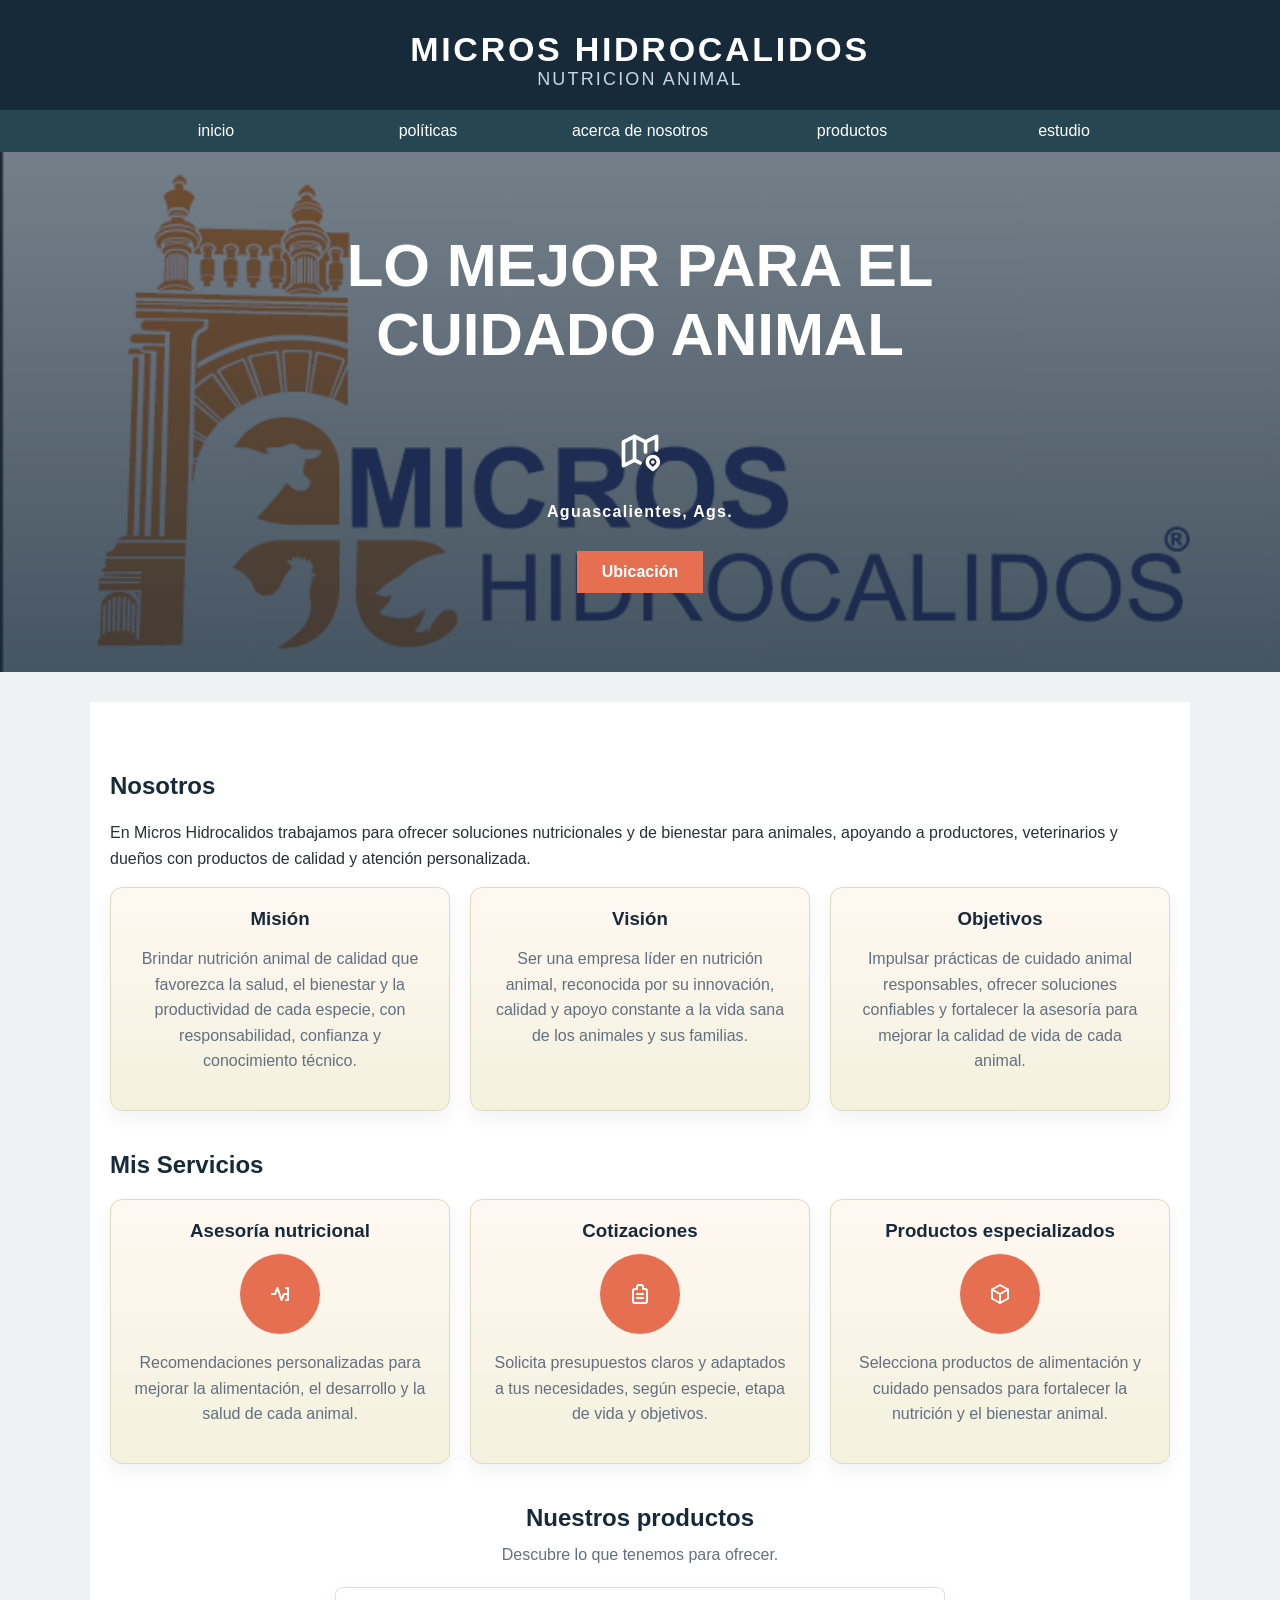
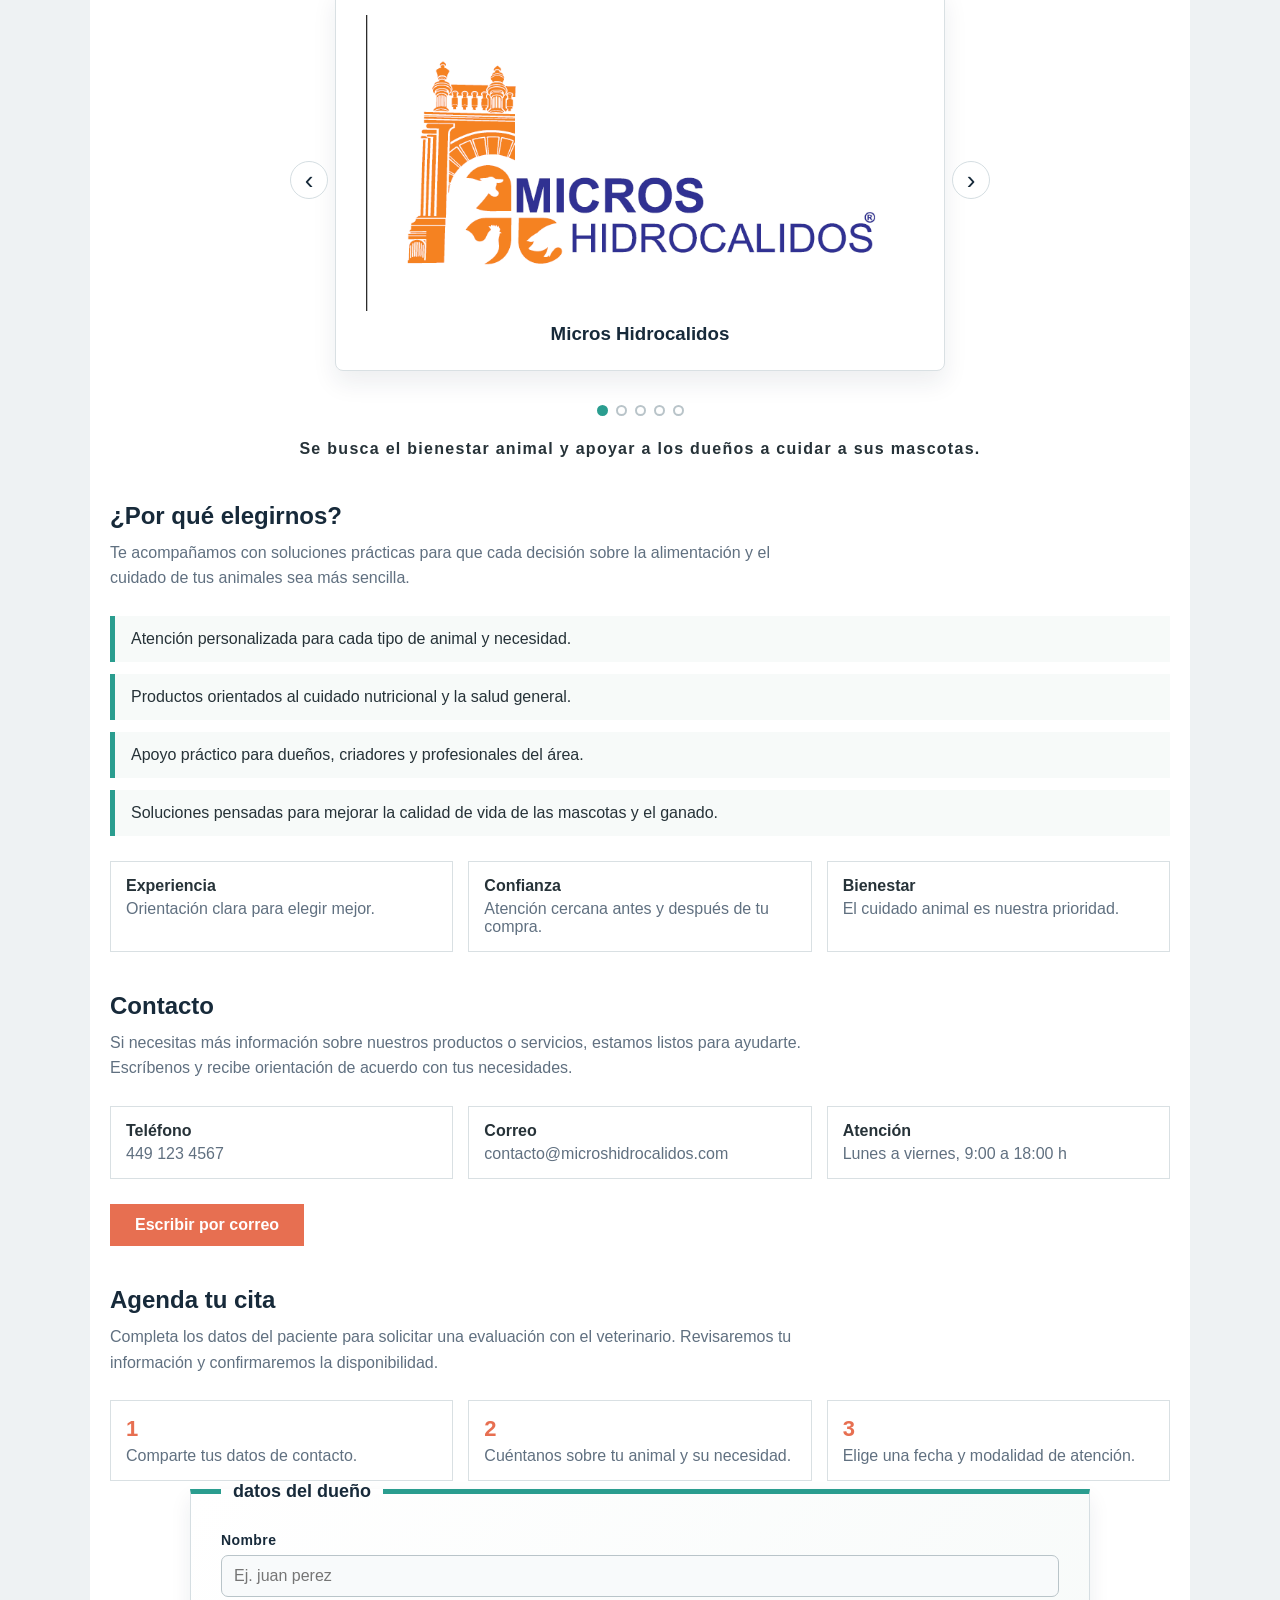
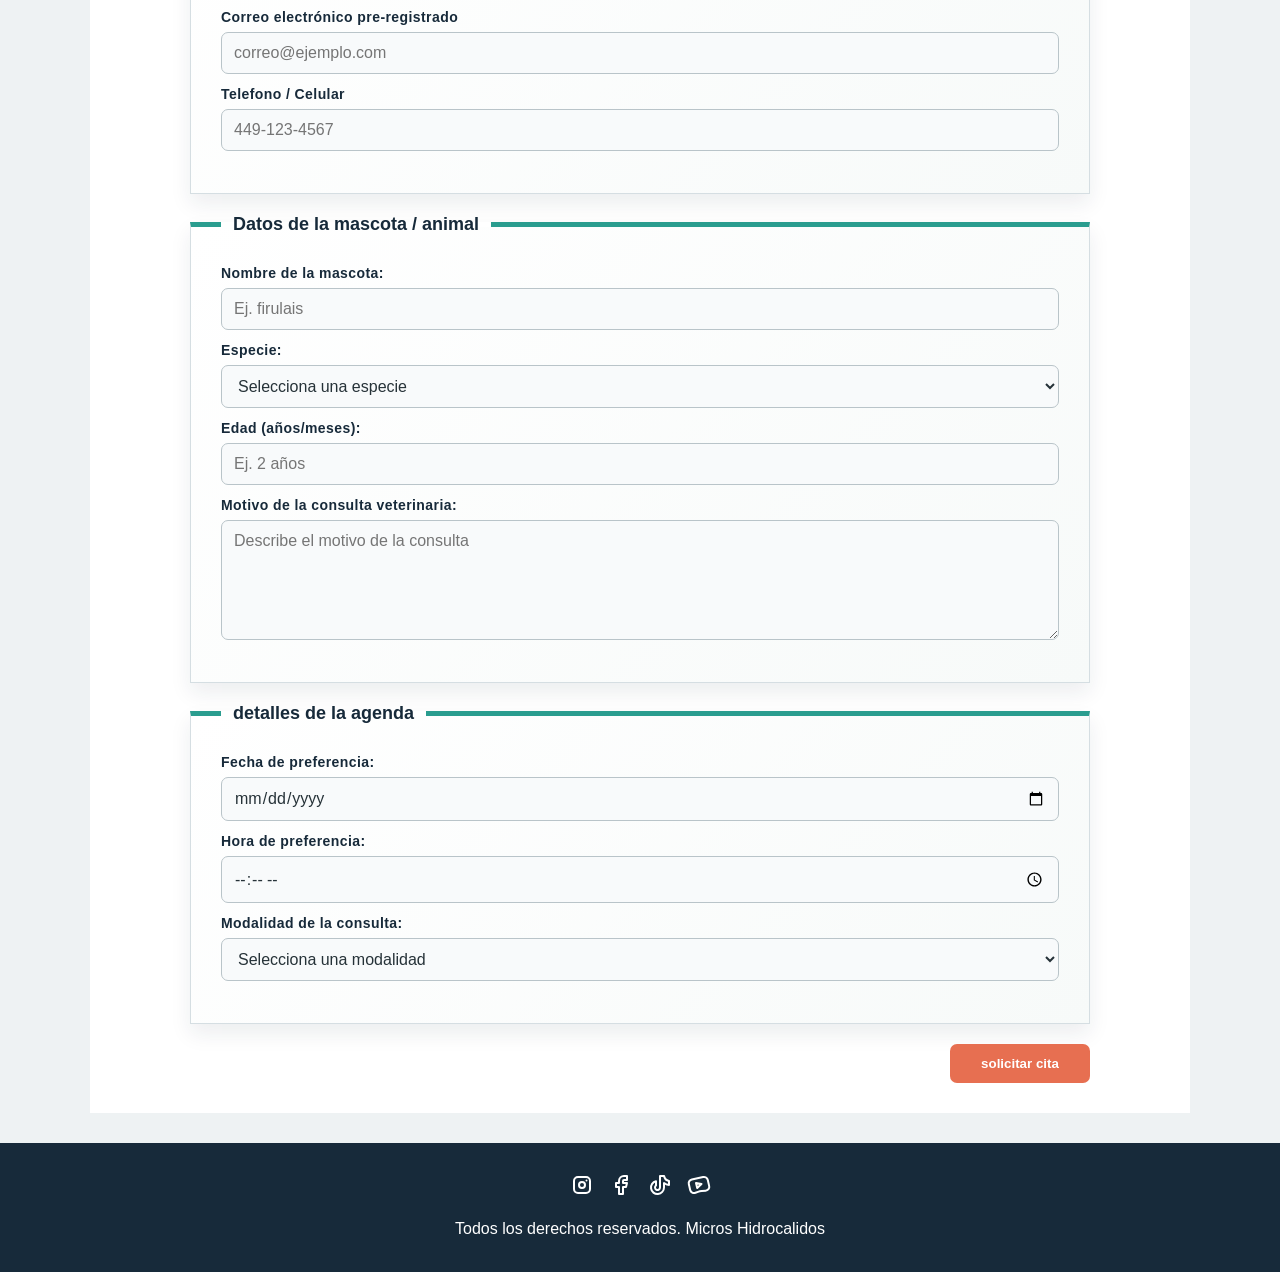
<file: DISEÑO WEB/index.html>
<!DOCTYPE html>
<html lang="es">
<head>
    <!-- Configuración básica de la página y enlace con la hoja de estilos. -->
    <meta charset="UTF-8">
    <meta name="viewport" content="width=device-width, initial-scale=1.0">
    <title>MICROS HIDROCALIDOS</title>
    <link rel="stylesheet" href="css/styles.css">
</head>
<body>

    <!-- Encabezado: muestra el nombre y la actividad principal del negocio. -->
    <header class="site-header">
        <div class="contenedor">
            <h1 class="titulo">MICROS HIDROCALIDOS</h1>
            <span>NUTRICION ANIMAL</span>
        </div>
        <!-- Esta sección sirve como cabecera principal: muestra el nombre de la empresa y su giro principal. -->
    </header>

    <!-- Menú principal: permite ir a las páginas del sitio. -->
    <div class="nav-bg">
        <nav class="navegacion-principal contenedor">
            <a href="index.html">inicio</a>
            <a href="paginas/politicas.html">políticas</a>
            <a href="paginas/nosotros.html">acerca de nosotros</a>
            <a href="paginas/productos.html">productos</a>
           <a href="estudio/index.html">estudio</a>

        </nav>
        <!-- Aquí va el menú de navegación para moverse entre páginas del sitio. -->
    </div>

    <!-- Portada: imagen principal, mensaje, ubicación y llamada a la acción. -->
    <section class="hero">
        <div class="contenedor contenido-hero">
            <div class="texto-hero">
                
                <h2>LO MEJOR PARA EL CUIDADO ANIMAL</h2>
                <svg xmlns="http://www.w3.org/2000/svg" width="44" height="44" viewBox="0 0 24 24" fill="none" stroke="currentColor" stroke-width="2" stroke-linecap="round" stroke-linejoin="round" class="icon icon-tabler icons-tabler-outline icon-tabler-map-2" aria-label="ubicación">
                    <path stroke="none" d="M0 0h24v24H0z" fill="none" />
                    <path d="M12 18.5l-3 -1.5l-6 3v-13l6 -3l6 3l6 -3v7.5" />
                    <path d="M9 4v13" />
                    <path d="M15 7v5.5" />
                    <path d="M21.121 20.121a3 3 0 1 0 -4.242 0c.418 .419 1.125 1.045 2.121 1.879c1.051 -.89 1.759 -1.516 2.121 -1.879" />
                    <path d="M19 18v.01" />
                </svg>
                <p class="place">Aguascalientes, Ags.</p>
                <a href="#" class="boton">Ubicación</a>
            </div>

            
        </div>
        <!-- Esta sección es la portada principal: presenta el mensaje promocional, ubicación y llamada a la acción. -->
    </section>

    <!-- Contenido principal: 6 secciones relacionadas con la página. -->
    <main class="contenedor sombra">
        <section class="nosotros" id="nosotros">
            <h2>Nosotros</h2>
            <p>En Micros Hidrocalidos trabajamos para ofrecer soluciones nutricionales y de bienestar para animales, apoyando a productores, veterinarios y dueños con productos de calidad y atención personalizada.</p>

            <div class="nosotros-grid">
                <div class="servicio">
                    <h3>Misión</h3>
                    <p>Brindar nutrición animal de calidad que favorezca la salud, el bienestar y la productividad de cada especie, con responsabilidad, confianza y conocimiento técnico.</p>
                </div>

                <div class="servicio">
                    <h3>Visión</h3>
                    <p>Ser una empresa líder en nutrición animal, reconocida por su innovación, calidad y apoyo constante a la vida sana de los animales y sus familias.</p>
                </div>

                <div class="servicio">
                    <h3>Objetivos</h3>
                    <p>Impulsar prácticas de cuidado animal responsables, ofrecer soluciones confiables y fortalecer la asesoría para mejorar la calidad de vida de cada animal.</p>
                </div>
            </div>
        </section>

        <section class="servicios" id="servicios">
            <h2>Mis Servicios</h2>

            <div class="servicios-grid">
                <div class="servicio">
                    <h3>Asesoría nutricional</h3>
                    <div class="icono">
                        <svg xmlns="http://www.w3.org/2000/svg" width="24" height="24" viewBox="0 0 24 24" fill="none" stroke="currentColor" stroke-width="2" stroke-linecap="round" stroke-linejoin="round" class="icon icon-tabler icons-tabler-outline icon-tabler-heart-rate-monitor">
                            <path stroke="none" d="M0 0h24v24H0z" fill="none" />
                            <path d="M4 12h3l2.5 -6l4 12l2.5 -6h4" />
                            <path d="M18 6h2v12h-2" />
                        </svg>
                    </div>
                    <p>Recomendaciones personalizadas para mejorar la alimentación, el desarrollo y la salud de cada animal.</p>
                </div>

                <div class="servicio">
                    <h3>Cotizaciones</h3>
                    <div class="icono">
                        <svg xmlns="http://www.w3.org/2000/svg" width="24" height="24" viewBox="0 0 24 24" fill="none" stroke="currentColor" stroke-width="2" stroke-linecap="round" stroke-linejoin="round" class="icon icon-tabler icons-tabler-outline icon-tabler-clipboard-list">
                            <path stroke="none" d="M0 0h24v24H0z" fill="none" />
                            <path d="M9 5a2 2 0 0 1 2 -2h2a2 2 0 0 1 2 2v2h2a2 2 0 0 1 2 2v10a2 2 0 0 1 -2 2H7a2 2 0 0 1 -2 -2V9a2 2 0 0 1 2 -2h2V5" />
                            <path d="M9 12h6" />
                            <path d="M9 16h6" />
                        </svg>
                    </div>
                    <p>Solicita presupuestos claros y adaptados a tus necesidades, según especie, etapa de vida y objetivos.</p>
                </div>

                <div class="servicio">
                    <h3>Productos especializados</h3>
                    <div class="icono">
                        <svg xmlns="http://www.w3.org/2000/svg" width="24" height="24" viewBox="0 0 24 24" fill="none" stroke="currentColor" stroke-width="2" stroke-linecap="round" stroke-linejoin="round" class="icon icon-tabler icons-tabler-outline icon-tabler-package">
                            <path stroke="none" d="M0 0h24v24H0z" fill="none" />
                            <path d="M12 3l8 4.5v9L12 21l-8 -4.5v-9L12 3" />
                            <path d="M12 12l8 -4.5" />
                            <path d="M12 12v9" />
                            <path d="M12 12l-8 -4.5" />
                        </svg>
                    </div>
                    <p>Selecciona productos de alimentación y cuidado pensados para fortalecer la nutrición y el bienestar animal.</p>
                </div>
            </div>
        </section>

        <section class="productos-venta texto-centro" aria-labelledby="productos-venta-titulo">
            <h2 id="productos-venta-titulo">Nuestros productos</h2>
            <p>Descubre lo que tenemos para ofrecer.</p>

            <div class="carrusel" data-carrusel>
                <div class="carrusel-ventana">
                    <div class="carrusel-pista">
                        <article class="diapositiva">
                            <img src="img/Logo_Micros_Hidrocalidos.png" alt="Logo de Micros Hidrocalidos">
                            <h3>Micros Hidrocalidos</h3>
                        </article>
                        <article class="diapositiva">
                            <img src="img/bloque nutricional caballo.png" alt="Bloque nutricional para caballo">
                            <h3>Bloque nutricional</h3>
                        </article>
                        <article class="diapositiva">
                            <img src="img/cachorro-lac.png" alt="Sustituto de leche para cachorro">
                            <h3>Sustituto de leche</h3>
                        </article>
                        <article class="diapositiva">
                            <img src="img/Nutri_Tina-20-25kg.png" alt="Producto de nutricion animal">
                            <h3>Nutri Tina</h3>
                        </article>
                        <article class="diapositiva">
                            <img src="img/gerardo-olvera.png" alt="Gerardo Olvera, veterinario y nutricionista">
                            <h3>Asesoria veterinaria y nutricional</h3>
                        </article>
                    </div>
                </div>

                <button class="carrusel-control carrusel-anterior" type="button" data-carrusel-anterior aria-label="Producto anterior">&#8249;</button>
                <button class="carrusel-control carrusel-siguiente" type="button" data-carrusel-siguiente aria-label="Producto siguiente">&#8250;</button>
                <div class="carrusel-indicadores" data-carrusel-indicadores aria-label="Seleccionar producto"></div>
            </div>

            <p class="place">Se busca el bienestar animal y apoyar a los dueños a cuidar a sus mascotas.</p>
        </section>

        <section class="beneficios" id="beneficios">
            <h2>¿Por qué elegirnos?</h2>
            <p class="seccion-intro">Te acompañamos con soluciones prácticas para que cada decisión sobre la alimentación y el cuidado de tus animales sea más sencilla.</p>
            <ul>
                <li>Atención personalizada para cada tipo de animal y necesidad.</li>
                <li>Productos orientados al cuidado nutricional y la salud general.</li>
                <li>Apoyo práctico para dueños, criadores y profesionales del área.</li>
                <li>Soluciones pensadas para mejorar la calidad de vida de las mascotas y el ganado.</li>
            </ul>
            <div class="beneficios-datos">
                <div><strong>Experiencia</strong><span>Orientación clara para elegir mejor.</span></div>
                <div><strong>Confianza</strong><span>Atención cercana antes y después de tu compra.</span></div>
                <div><strong>Bienestar</strong><span>El cuidado animal es nuestra prioridad.</span></div>
            </div>
        </section>

        <section class="contacto" id="contacto">
            <h2>Contacto</h2>
            <p class="seccion-intro">Si necesitas más información sobre nuestros productos o servicios, estamos listos para ayudarte. Escríbenos y recibe orientación de acuerdo con tus necesidades.</p>
            <div class="contacto-datos">
                <div><strong>Teléfono</strong><span>449 123 4567</span></div>
                <div><strong>Correo</strong><span>contacto@microshidrocalidos.com</span></div>
                <div><strong>Atención</strong><span>Lunes a viernes, 9:00 a 18:00 h</span></div>
            </div>
            <a href="mailto:contacto@microshidrocalidos.com" class="boton">Escribir por correo</a>
        </section>

        <section class="cita-online">
            <h2>Agenda tu cita</h2>
            <p class="seccion-intro">Completa los datos del paciente para solicitar una evaluación con el veterinario. Revisaremos tu información y confirmaremos la disponibilidad.</p>
            <div class="cita-pasos">
                <div><strong>1</strong><span>Comparte tus datos de contacto.</span></div>
                <div><strong>2</strong><span>Cuéntanos sobre tu animal y su necesidad.</span></div>
                <div><strong>3</strong><span>Elige una fecha y modalidad de atención.</span></div>
            </div>
            <form action="#" method="post" class="formulario-cita ancho-completo">
                <fieldset>
                    <legend>datos del dueño</legend>

                    <div class="campo">
                        <label for="nombre-dueño">Nombre</label>
                        <input id="nombre-dueño" type="text" class="input-text" placeholder="Ej. juan perez" required>
                    </div>

                    <div class="campo">
                        <label for="correo">Correo electrónico pre-registrado</label>
                        <input type="email" id="correo" name="correo" placeholder="correo@ejemplo.com" required>
                    </div>

                    <div class="campo">
                        <label for="telefono">Telefono / Celular</label>
                        <input type="tel" id="telefono" name="telefono" placeholder="449-123-4567" required>
                    </div>
                </fieldset>

                <fieldset>
                    <legend>Datos de la mascota / animal</legend>

                    <div class="campo">
                        <label for="nombre-mascota">Nombre de la mascota:</label>
                        <input type="text" id="nombre-mascota" name="nombre_mascota" placeholder="Ej. firulais" required>
                    </div>

                    <div class="campo">
                        <label for="especie">Especie:</label>
                        <select name="especie" id="especie" required>
                            <option value="">Selecciona una especie</option>
                            <option value="perro">Perro</option>
                            <option value="gato">Gato</option>
                            <option value="equino">Caballo</option>
                            <option value="bovino">Vaca</option>
                            <option value="ovino">Borrego</option>
                            <option value="caprino">Cabra</option>
                            <option value="Exotico">Fauna silvestre</option>
                            <option value="otro/opinion">Otros</option>
                        </select>
                    </div>

                    <div class="campo">
                        <label for="Edad">Edad (años/meses):</label>
                        <input type="text" id="edad" name="edad" placeholder="Ej. 2 años" required>
                    </div>

                    <div class="campo">
                        <label for="motivo">Motivo de la consulta veterinaria:</label>
                        <textarea id="motivo" name="motivo" placeholder="Describe el motivo de la consulta" required></textarea>
                    </div>
                </fieldset>

                <fieldset>
                    <legend>detalles de la agenda</legend>

                    <div class="campo">
                        <label for="fecha">Fecha de preferencia:</label>
                        <input type="date" id="fecha" name="fecha" class="input-text" required>
                    </div>

                    <div class="campo">
                        <label for="hora">Hora de preferencia:</label>
                        <input type="time" id="hora" name="hora" class="input-text" required>
                    </div>

                    <div class="campo">
                        <label for="modalidad">Modalidad de la consulta:</label>
                        <select name="modalidad" id="modalidad" class="input-text" required>
                            <option value="">Selecciona una modalidad</option>
                            <option value="online">En línea</option>
                            <option value="presencial">Presencial / En consultorio</option>
                        </select>
                    </div>
                </fieldset>

                <div class="alinear-derecha">
                    <button type="submit" class="boton btn-enviar">solicitar cita</button>
                </div>
            </form>
        </section>
    </main>

    <script src="js/carrusel.js"></script>

    <!-- Pie de página: redes sociales y aviso de derechos. -->
    <footer>
        <!-- Pie de página: informa del cierre del sitio y ofrece enlaces a redes sociales. -->
        <div class="redes-sociales">
                 <a href="https://www.instagram.com/oswal_d_olvera_?igsi=cGF6NGVhZDZudmRi"><svg xmlns="http://www.w3.org/2000/svg" width="24" height="24" viewBox="0 0 24 24" fill="none" stroke="currentColor" stroke-width="2" stroke-linecap="round" stroke-linejoin="round" class="icon icon-tabler icons-tabler-outline icon-tabler-brand-instagram">
	                <path stroke="none" d="M0 0h24v24H0z" fill="none" />
	                <path d="M4 8a4 4 0 0 1 4 -4h8a4 4 0 0 1 4 4v8a4 4 0 0 1 -4 4h-8a4 4 0 0 1 -4 -4l0 -8" />
	                <path d="M9 12a3 3 0 1 0 6 0a3 3 0 0 0 -6 0" />
	                <path d="M16.5 7.5v.01" />
             </svg></a>

                 <a href="https://www.facebook.com/share/1GnrX5HV3F/"><svg xmlns="http://www.w3.org/2000/svg" width="24" height="24" viewBox="0 0 24 24" fill="none" stroke="currentColor" stroke-width="2" stroke-linecap="round" stroke-linejoin="round" class="icon icon-tabler icons-tabler-outline icon-tabler-brand-facebook">
	                <path stroke="none" d="M0 0h24v24H0z" fill="none" />
	                <path d="M7 10v4h3v7h4v-7h3l1 -4h-4v-2a1 1 0 0 1 1 -1h3v-4h-3a5 5 0 0 0 -5 5v2h-3" />
            </svg></a>

                <a href="https://www.tiktok.com/@monky_d_oswal?_r=1&_t=ZS-994elVldL0S"><svg xmlns="http://www.w3.org/2000/svg" width="24" height="24" viewBox="0 0 24 24" fill="none" stroke="currentColor" stroke-width="2" stroke-linecap="round" stroke-linejoin="round" class="icon icon-tabler icons-tabler-outline icon-tabler-brand-tiktok">
	                <path stroke="none" d="M0 0h24v24H0z" fill="none" />
	                <path d="M21 7.917v4.034a9.948 9.948 0 0 1 -5 -1.951v4.5a6.5 6.5 0 1 1 -8 -6.326v4.326a2.5 2.5 0 1 0 4 2v-11.5h4.083a6.005 6.005 0 0 0 4.917 4.917" />
            </svg></a>

            <a href="https://youtube.com/@wicho7777-kw2kg?si=BEyCtIdtQTlFR1Hm"><svg xmlns="http://www.w3.org/2000/svg" width="24" height="24" viewBox="0 0 24 24" fill="none" stroke="currentColor" stroke-width="2" stroke-linecap="round" stroke-linejoin="round" class="icon icon-tabler icons-tabler-outline icon-tabler-brand-youtube-kids">
	            <path stroke="none" d="M0 0h24v24H0z" fill="none" />
	            <path d="M18.608 17.75l-3.9 .268h-.027a13.83 13.83 0 0 0 -3.722 .828l-2.511 .908a4.111 4.111 0 0 1 -3.287 -.216a3.82 3.82 0 0 1 -1.98 -2.527l-1.376 -6.05a3.669 3.669 0 0 1 .536 -2.86a3.964 3.964 0 0 1 2.489 -1.661l11.25 -2.354c2.137 -.448 4.247 .85 4.713 2.9l1.403 6.162a3.677 3.677 0 0 1 -.697 3.086a4.007 4.007 0 0 1 -2.89 1.512v.002l-.001 .002" />
	            <path d="M9 10l1.208 5l4.292 -4l-5.5 -1" />
        </svg></a>

        </div>
          
        <p>Todos los derechos reservados. Micros Hidrocalidos</p>
    </footer>
</body>
</html>
</file>
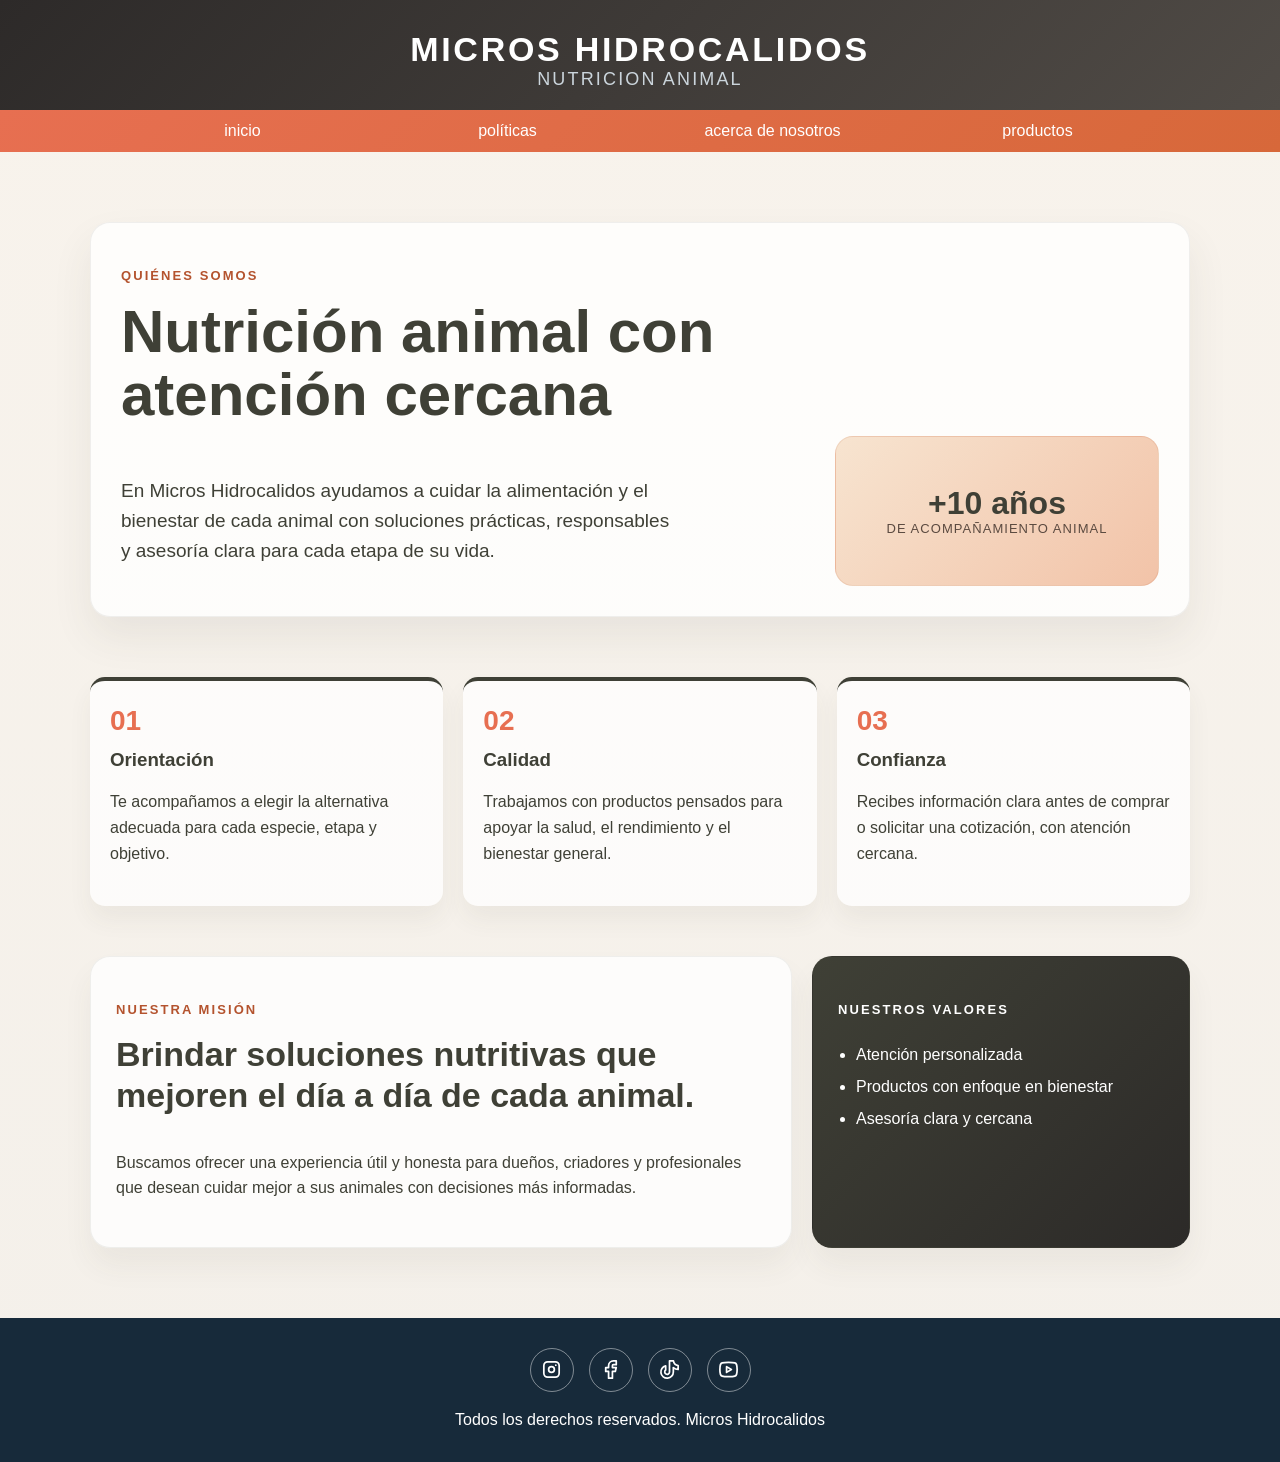
<file: DISEÑO WEB/paginas/nosotros.html>
<!DOCTYPE html>
<html lang="es">
<head>
    <meta charset="UTF-8">
    <meta name="viewport" content="width=device-width, initial-scale=1.0">
    <title>Acerca de nosotros</title>
    <link rel="stylesheet" href="../css/styles.css">
</head>
<body class="pagina-nosotros">
    <header class="site-header">
        <div class="contenedor">
            <h1 class="titulo">MICROS HIDROCALIDOS</h1>
            <span>NUTRICION ANIMAL</span>
        </div>
    </header>
    <div class="nav-bg">
        <nav class="navegacion-principal contenedor">
            <a href="../index.html">inicio</a>
            <a href="politicas.html">políticas</a>
            <a href="nosotros.html">acerca de nosotros</a>
            <a href="productos.html">productos</a>
        </nav>
    </div>
    <main class="contenedor nosotros-contenido">
        <section class="nosotros-intro">
            <div class="nosotros-copy">
                <p class="etiqueta">Quiénes somos</p>
                <h2>Nutrición animal con atención cercana</h2>
                <p>En Micros Hidrocalidos ayudamos a cuidar la alimentación y el bienestar de cada animal con soluciones prácticas, responsables y asesoría clara para cada etapa de su vida.</p>
            </div>
            <div class="nosotros-badge">
                <span>+10 años</span>
                <small>de acompañamiento animal</small>
            </div>
        </section>

        <section class="nosotros-datos" aria-label="Lo que ofrecemos">
            <article>
                <strong>01</strong>
                <h3>Orientación</h3>
                <p>Te acompañamos a elegir la alternativa adecuada para cada especie, etapa y objetivo.</p>
            </article>
            <article>
                <strong>02</strong>
                <h3>Calidad</h3>
                <p>Trabajamos con productos pensados para apoyar la salud, el rendimiento y el bienestar general.</p>
            </article>
            <article>
                <strong>03</strong>
                <h3>Confianza</h3>
                <p>Recibes información clara antes de comprar o solicitar una cotización, con atención cercana.</p>
            </article>
        </section>

        <section class="nosotros-mision" aria-label="Nuestra misión y valores">
            <div class="nosotros-panel">
                <p class="etiqueta">Nuestra misión</p>
                <h3>Brindar soluciones nutritivas que mejoren el día a día de cada animal.</h3>
                <p>Buscamos ofrecer una experiencia útil y honesta para dueños, criadores y profesionales que desean cuidar mejor a sus animales con decisiones más informadas.</p>
            </div>
            <div class="nosotros-panel destacado">
                <p class="etiqueta">Nuestros valores</p>
                <ul>
                    <li>Atención personalizada</li>
                    <li>Productos con enfoque en bienestar</li>
                    <li>Asesoría clara y cercana</li>
                </ul>
            </div>
        </section>
    </main>
    <footer>
        <div class="redes-sociales" aria-label="Redes sociales">
            <a href="https://www.instagram.com/oswal_d_olvera_?igsi=cGF6NGVhZDZudmRi" target="_blank" rel="noreferrer" aria-label="Instagram" class="red-social"><svg viewBox="0 0 24 24" aria-hidden="true"><path d="M4 8a4 4 0 0 1 4-4h8a4 4 0 0 1 4 4v8a4 4 0 0 1-4 4H8a4 4 0 0 1-4-4V8Zm5 4a3 3 0 1 0 6 0a3 3 0 0 0-6 0Zm7.5-4.5v.01"/></svg></a>
            <a href="https://www.facebook.com/share/1GnrX5HV3F/" target="_blank" rel="noreferrer" aria-label="Facebook" class="red-social"><svg viewBox="0 0 24 24" aria-hidden="true"><path d="M7 10v4h3v7h4v-7h3l1-4h-4V8a1 1 0 0 1 1-1h3V3h-3a5 5 0 0 0-5 5v2H7Z"/></svg></a>
            <a href="https://www.tiktok.com/@monky_d_oswal?_r=1&_t=ZS-994elVldL0S" target="_blank" rel="noreferrer" aria-label="TikTok" class="red-social"><svg viewBox="0 0 24 24" aria-hidden="true"><path d="M21 8v4a10 10 0 0 1-5-2v4.5a6.5 6.5 0 1 1-8-6.3v4.3a2.5 2.5 0 1 0 4 2V3h4.1A6 6 0 0 0 21 8Z"/></svg></a>
            <a href="https://youtube.com/@wicho7777-kw2kg?si=BEyCtIdtQTlFR1Hm" target="_blank" rel="noreferrer" aria-label="YouTube" class="red-social"><svg viewBox="0 0 24 24" aria-hidden="true"><path d="m10 15 5-3-5-3v6Z"/><path d="M21 12c0 2.8-.3 4.2-.6 5.1a2.8 2.8 0 0 1-1.8 1.8c-.9.3-2.3.6-6.6.6s-5.7-.3-6.6-.6a2.8 2.8 0 0 1-1.8-1.8C3.3 16.2 3 14.8 3 12s.3-4.2.6-5.1a2.8 2.8 0 0 1 1.8-1.8C6.3 4.8 7.7 4.5 12 4.5s5.7.3 6.6.6a2.8 2.8 0 0 1 1.8 1.8c.3.9.6 2.3.6 5.1Z"/></svg></a>
        </div>
        <p>Todos los derechos reservados. Micros Hidrocalidos</p>
    </footer>
</body>
</html>
</file>
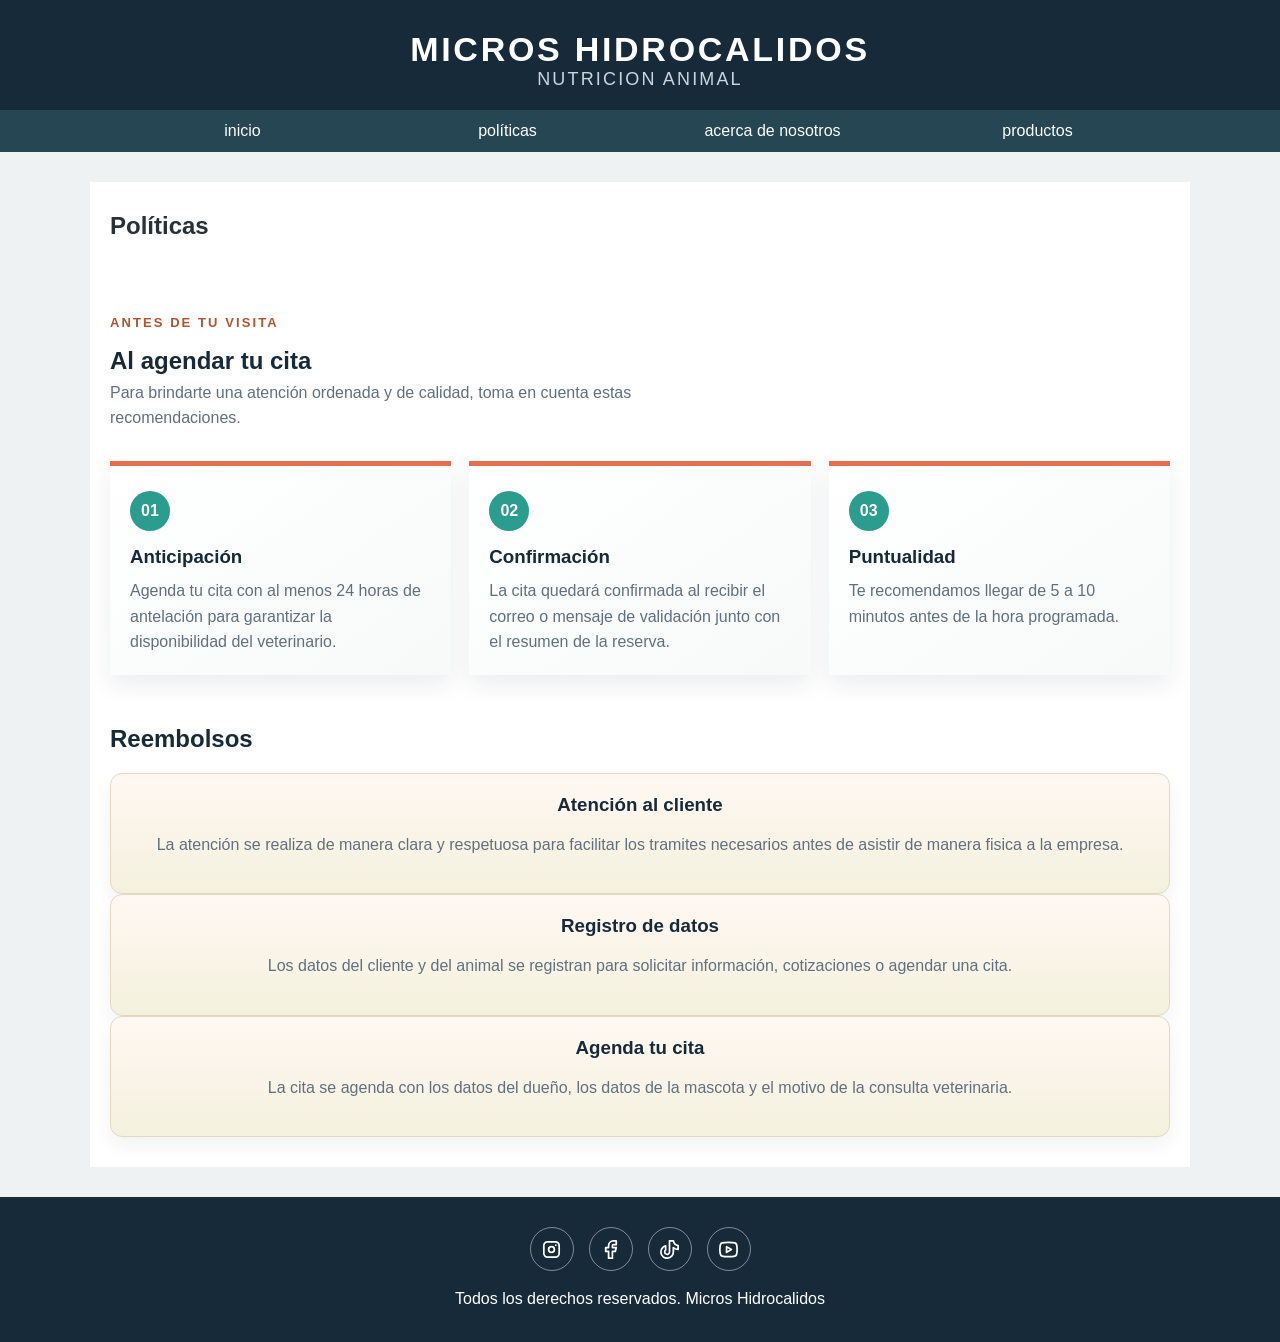
<file: DISEÑO WEB/paginas/politicas.html>
<!DOCTYPE html>
<html lang="es">
<head>
    <meta charset="UTF-8">
    <meta name="viewport" content="width=device-width, initial-scale=1.0">
    <title>politicas</title>
    <link rel="stylesheet" href="../css/styles.css">
</head>
<body>
    <header class="site-header">
        <div class="contenedor">
            <h1 class="titulo">MICROS HIDROCALIDOS</h1>
            <span>NUTRICION ANIMAL</span>
        </div>
    </header>

    <div class="nav-bg">
        <nav class="navegacion-principal contenedor">
            <a href="../index.html">inicio</a>
            <a href="politicas.html">políticas</a>
            <a href="nosotros.html">acerca de nosotros</a>
            <a href="productos.html">productos</a>
        </nav>
    </div>

    <main class="contenedor sombra">
        <section class="politicas">
            <h1>Políticas</h1>

        </section>

        <section class="cita-online politicas-cita">
            <p class="etiqueta">Antes de tu visita</p>
            <h2>Al agendar tu cita</h2>
            <p class="seccion-intro">Para brindarte una atención ordenada y de calidad, toma en cuenta estas recomendaciones.</p>

            <div class="politicas-cita-grid">
                <article class="politica-item">
                    <span class="politica-numero">01</span>
                    <h3>Anticipación</h3>
                    <p>Agenda tu cita con al menos 24 horas de antelación para garantizar la disponibilidad del veterinario.</p>
                </article>

                <article class="politica-item">
                    <span class="politica-numero">02</span>
                    <h3>Confirmación</h3>
                    <p>La cita quedará confirmada al recibir el correo o mensaje de validación junto con el resumen de la reserva.</p>
                </article>

                <article class="politica-item">
                    <span class="politica-numero">03</span>
                    <h3>Puntualidad</h3>
                    <p>Te recomendamos llegar de 5 a 10 minutos antes de la hora programada.</p>
                </article>
            </div>

        </section>

        <section class="servicios">
            <h2>Reembolsos</h2>

            <div class="servicio">
                <h3>Atención al cliente</h3>
                <p>La atención se realiza de manera clara y respetuosa para facilitar los tramites necesarios antes de asistir de manera fisica a la empresa.</p>
            </div>

            <div class="servicio">
                <h3>Registro de datos</h3>
                <p>Los datos del cliente y del animal se registran para solicitar información, cotizaciones o agendar una cita.</p>
            </div>

            <div class="servicio">
                <h3>Agenda tu cita</h3>
                <p>La cita se agenda con los datos del dueño, los datos de la mascota y el motivo de la consulta veterinaria.</p>
            </div>
        </section>
    </main>

    <footer>
        <div class="redes-sociales" aria-label="Redes sociales">
            <a href="https://www.instagram.com/oswal_d_olvera_?igsi=cGF6NGVhZDZudmRi" target="_blank" rel="noreferrer" aria-label="Instagram" class="red-social"><svg viewBox="0 0 24 24" aria-hidden="true"><path d="M4 8a4 4 0 0 1 4-4h8a4 4 0 0 1 4 4v8a4 4 0 0 1-4 4H8a4 4 0 0 1-4-4V8Zm5 4a3 3 0 1 0 6 0a3 3 0 0 0-6 0Zm7.5-4.5v.01"/></svg></a>
            <a href="https://www.facebook.com/share/1GnrX5HV3F/" target="_blank" rel="noreferrer" aria-label="Facebook" class="red-social"><svg viewBox="0 0 24 24" aria-hidden="true"><path d="M7 10v4h3v7h4v-7h3l1-4h-4V8a1 1 0 0 1 1-1h3V3h-3a5 5 0 0 0-5 5v2H7Z"/></svg></a>
            <a href="https://www.tiktok.com/@monky_d_oswal?_r=1&_t=ZS-994elVldL0S" target="_blank" rel="noreferrer" aria-label="TikTok" class="red-social"><svg viewBox="0 0 24 24" aria-hidden="true"><path d="M21 8v4a10 10 0 0 1-5-2v4.5a6.5 6.5 0 1 1-8-6.3v4.3a2.5 2.5 0 1 0 4 2V3h4.1A6 6 0 0 0 21 8Z"/></svg></a>
            <a href="https://youtube.com/@wicho7777-kw2kg?si=BEyCtIdtQTlFR1Hm" target="_blank" rel="noreferrer" aria-label="YouTube" class="red-social"><svg viewBox="0 0 24 24" aria-hidden="true"><path d="m10 15 5-3-5-3v6Z"/><path d="M21 12c0 2.8-.3 4.2-.6 5.1a2.8 2.8 0 0 1-1.8 1.8c-.9.3-2.3.6-6.6.6s-5.7-.3-6.6-.6a2.8 2.8 0 0 1-1.8-1.8C3.3 16.2 3 14.8 3 12s.3-4.2.6-5.1a2.8 2.8 0 0 1 1.8-1.8C6.3 4.8 7.7 4.5 12 4.5s5.7.3 6.6.6a2.8 2.8 0 0 1 1.8 1.8c.3.9.6 2.3.6 5.1Z"/></svg></a>
        </div>
        <p>Todos los derechos reservados. Micros Hidrocalidos</p>
    </footer>
</body>
</html>
</file>
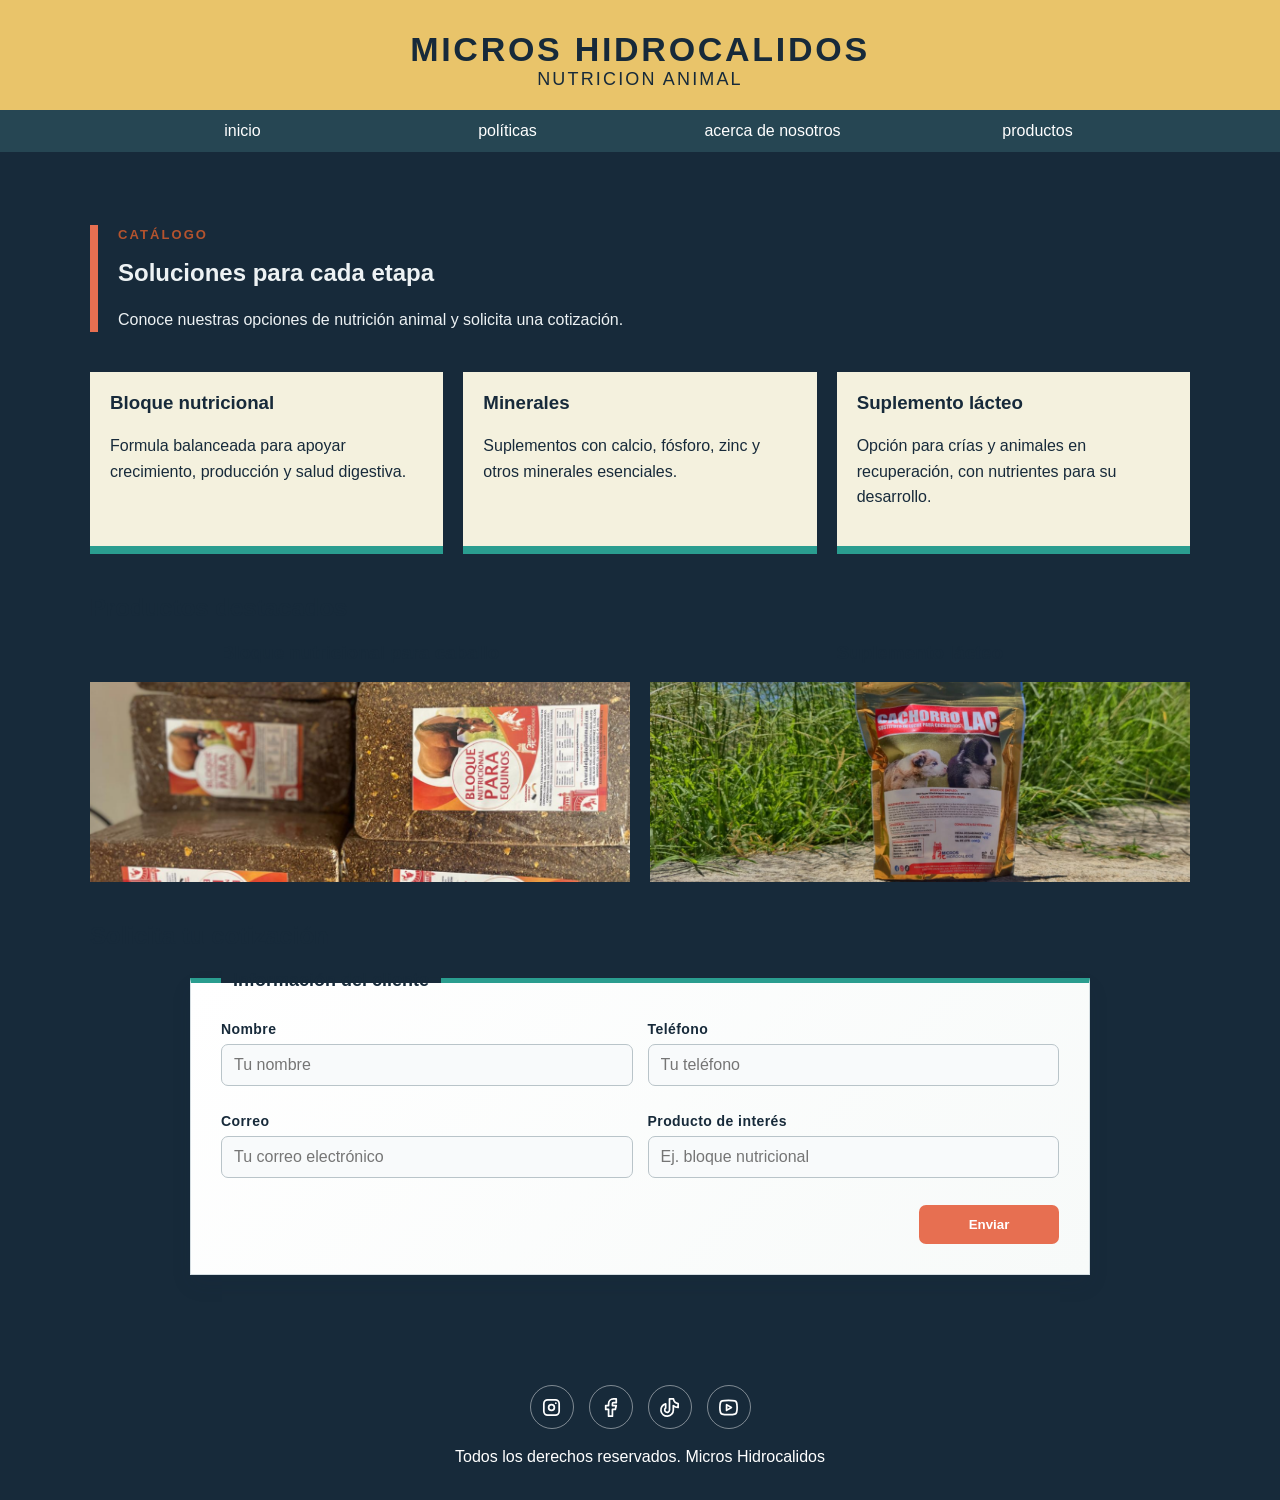
<file: DISEÑO WEB/paginas/productos.html>
<!DOCTYPE html>
<html lang="es">
<head>
    <meta charset="UTF-8">
    <meta name="viewport" content="width=device-width, initial-scale=1.0">
    <title>Productos</title>
    <link rel="stylesheet" href="../css/styles.css">
</head>
<body class="pagina-productos">
    <header class="site-header">
        <div class="contenedor">
            <h1 class="titulo">MICROS HIDROCALIDOS</h1>
            <span>NUTRICION ANIMAL</span>
        </div>
    </header>
    <div class="nav-bg">
        <nav class="navegacion-principal contenedor">
            <a href="../index.html">inicio</a>
            <a href="politicas.html">políticas</a>
            <a href="nosotros.html">acerca de nosotros</a>
            <a href="productos.html">productos</a>
        </nav>
    </div>
    <main class="contenedor productos-contenido">
        <section class="productos-titulo">
            <p class="etiqueta">Catálogo</p>
            <h2>Soluciones para cada etapa</h2>
            <p>Conoce nuestras opciones de nutrición animal y solicita una cotización.</p>
        </section>
        <section class="productos-lista" aria-label="Productos disponibles">
            <article class="producto"><h3>Bloque nutricional</h3><p>Formula balanceada para apoyar crecimiento, producción y salud digestiva.</p></article>
            <article class="producto"><h3>Minerales</h3><p>Suplementos con calcio, fósforo, zinc y otros minerales esenciales.</p></article>
            <article class="producto"><h3>Suplemento lácteo</h3><p>Opción para crías y animales en recuperación, con nutrientes para su desarrollo.</p></article>
        </section>
        <section class="evidencias">
            <h2>Productos destacados</h2>
            <div class="evidencia-trabajo">
                <div><h3>Bloque nutricional para caballo</h3><a href="https://www.instagram.com/oswal_d_olvera_?igsi=cGF6NGVhZDZudmRi" target="_blank" rel="noreferrer"><img src="../img/bloque nutricional caballo.png" alt="Bloque nutricional para caballo"></a></div>
                <div><h3>Suplemento lácteo</h3><a href="https://www.instagram.com/oswal_d_olvera_?igsi=cGF6NGVhZDZudmRi" target="_blank" rel="noreferrer"><img src="../img/cachorro-lac.png" alt="Suplemento lácteo para cachorro"></a></div>
            </div>
        </section>
        <section class="contacto">
            <h2>Solicita tu cotización</h2>
            <form class="formulario">
                <fieldset>
                    <legend>Información del cliente</legend>
                    <div class="contenedor-campos">
                        <div class="campo"><label for="nombre">Nombre</label><input id="nombre" type="text" class="input-text" placeholder="Tu nombre"></div>
                        <div class="campo"><label for="telefono">Teléfono</label><input id="telefono" type="tel" class="input-text" placeholder="Tu teléfono"></div>
                        <div class="campo"><label for="email">Correo</label><input id="email" type="email" class="input-text" placeholder="Tu correo electrónico"></div>
                        <div class="campo"><label for="producto">Producto de interés</label><input id="producto" type="text" class="input-text" placeholder="Ej. bloque nutricional"></div>
                    </div>
                    <div class="alinear-derecha"><input type="submit" value="Enviar" class="boton"></div>
                </fieldset>
            </form>
        </section>
    </main>
    <footer>
        <div class="redes-sociales" aria-label="Redes sociales">
            <a href="https://www.instagram.com/oswal_d_olvera_?igsi=cGF6NGVhZDZudmRi" target="_blank" rel="noreferrer" aria-label="Instagram" class="red-social"><svg viewBox="0 0 24 24" aria-hidden="true"><path d="M4 8a4 4 0 0 1 4-4h8a4 4 0 0 1 4 4v8a4 4 0 0 1-4 4H8a4 4 0 0 1-4-4V8Zm5 4a3 3 0 1 0 6 0a3 3 0 0 0-6 0Zm7.5-4.5v.01"/></svg></a>
            <a href="https://www.facebook.com/share/1GnrX5HV3F/" target="_blank" rel="noreferrer" aria-label="Facebook" class="red-social"><svg viewBox="0 0 24 24" aria-hidden="true"><path d="M7 10v4h3v7h4v-7h3l1-4h-4V8a1 1 0 0 1 1-1h3V3h-3a5 5 0 0 0-5 5v2H7Z"/></svg></a>
            <a href="https://www.tiktok.com/@monky_d_oswal?_r=1&_t=ZS-994elVldL0S" target="_blank" rel="noreferrer" aria-label="TikTok" class="red-social"><svg viewBox="0 0 24 24" aria-hidden="true"><path d="M21 8v4a10 10 0 0 1-5-2v4.5a6.5 6.5 0 1 1-8-6.3v4.3a2.5 2.5 0 1 0 4 2V3h4.1A6 6 0 0 0 21 8Z"/></svg></a>
            <a href="https://youtube.com/@wicho7777-kw2kg?si=BEyCtIdtQTlFR1Hm" target="_blank" rel="noreferrer" aria-label="YouTube" class="red-social"><svg viewBox="0 0 24 24" aria-hidden="true"><path d="m10 15 5-3-5-3v6Z"/><path d="M21 12c0 2.8-.3 4.2-.6 5.1a2.8 2.8 0 0 1-1.8 1.8c-.9.3-2.3.6-6.6.6s-5.7-.3-6.6-.6a2.8 2.8 0 0 1-1.8-1.8C3.3 16.2 3 14.8 3 12s.3-4.2.6-5.1a2.8 2.8 0 0 1 1.8-1.8C6.3 4.8 7.7 4.5 12 4.5s5.7.3 6.6.6a2.8 2.8 0 0 1 1.8 1.8c.3.9.6 2.3.6 5.1Z"/></svg></a>
        </div>
        <p>Todos los derechos reservados. Micros Hidrocalidos</p>
    </footer>
</body>
</html>
</file>
<file: DISEÑO WEB/css/styles.css>
:root {
    --oscuro: #172a3a;
    --texto: #263238;
    --gris: #607080;
    --claro: #f4f1de;
    --naranja: #e76f51;
    --amarillo: #e9c46a;
    --verde: #2a9d8f;
    --fuente: "Segoe UI", sans-serif;
}

/* Base */
html { box-sizing: border-box; font-size: 62.5%; }
*, *::before, *::after { box-sizing: inherit; }

body {
    margin: 0;
    min-height: 100vh;
    color: var(--texto);
    background: #eef2f3;
    font: 1.6rem var(--fuente);
}

img { display: block; max-width: 100%; }
a { color: inherit; text-decoration: none; }
h1, h2, h3 { margin-top: 0; }
h2, h3 { color: var(--oscuro); }
p { line-height: 1.6; }

/* Encabezado y navegación */
.contenedor {
    max-width: 110rem;
    margin: 0 auto;
    padding: 0 2rem;
}

/* Clases de utilidad reutilizables */
.texto-centro { text-align: center; }
.mt-4 { margin-top: 4rem; }
.mb-2 { margin-bottom: 2rem; }
.ancho-completo { width: 100%; }

.site-header {
    padding: 3rem 0 2rem;
    background: var(--oscuro);
    color: #fff;
    text-align: center;
}

.titulo {
    margin: 0;
    font-size: 3.4rem;
    letter-spacing: .08em;
}

.site-header span {
    color: #cbd5dc;
    font-size: 1.8rem;
    letter-spacing: .12em;
}

.nav-bg { background: #264653; }

.navegacion-principal {
    display: flex;
    flex-direction: column;
    align-items: center;
}

.navegacion-principal a {
    width: 100%;
    padding: 1.2rem;
    color: #fff;
    text-align: center;
    text-transform: lowercase;
}

.navegacion-principal a:hover { background: var(--naranja); }

/* Portada */
.hero {
    min-height: 52rem;
    background: linear-gradient(#172a3a99, #172a3acc), url(../img/Logo_Micros_Hidrocalidos.png) center / cover;
}

.contenido-hero,
.texto-hero {
    display: flex;
    flex-direction: column;
    align-items: center;
    justify-content: center;
}

.contenido-hero {
    min-height: 52rem;
    color: #fff;
    text-align: center;
}

.texto-hero {
    max-width: 70rem;
    gap: 1rem;
}

.texto-hero h2 {
    color: #fff;
    font-size: clamp(3rem, 6vw, 6rem);
}

.place { font-weight: 700; letter-spacing: .08em; }

.boton {
    display: inline-block;
    padding: 1.2rem 2.5rem;
    border: 0;
    background: var(--naranja);
    color: #fff;
    font-weight: 700;
    cursor: pointer;
}

.boton:hover { background: var(--verde); }

.sombra {
    max-width: 110rem;
    margin: 3rem auto;
    padding: 3rem 2rem;
    background: #fff;
}

.nosotros,
.servicios,
.productos-venta,
.beneficios,
.contacto,
.Registro,
.cita-online {
    margin-top: 4rem;
}

/* Tarjetas y galería */
.servicios-grid,
.nosotros-grid,
.productos-lista,
.evidencia-trabajo {
    display: grid;
    gap: 2rem;
}

.servicio {
    padding: 2rem;
    background: linear-gradient(180deg, #fff8f2 0%, #f4f1de 100%);
    border: 1px solid #e3d8c1;
    border-radius: 1.2rem;
    box-shadow: 0 .8rem 1.8rem rgba(23,42,58,.06);
    text-align: center;
}

.servicio h3 {
    margin-bottom: 1.2rem;
}

.servicio p { color: var(--gris); }

.servicio .icono {
    display: grid;
    place-items: center;
    width: 8rem;
    height: 8rem;
    margin: 0 auto 1.5rem;
    background: var(--naranja);
    border-radius: 50%;
    color: #fff;
}

/* Carrusel de productos */
.productos-venta {
    margin-top: 4rem;
    text-align: center;
}

.productos-venta > p:not(.place) {
    margin: -1rem 0 2rem;
    color: var(--gris);
}

.carrusel {
    position: relative;
    max-width: 70rem;
    margin: 0 auto 2rem;
    padding: 0 4.5rem 4.5rem;
}

.carrusel-ventana {
    overflow: hidden;
    border: 1px solid #d9e0e3;
    border-radius: .8rem;
    background: #fff;
    box-shadow: 0 1.2rem 2.5rem rgba(23,42,58,.08);
}

.carrusel-pista {
    display: flex;
    transition: transform .45s ease;
}

.diapositiva {
    min-width: 100%;
    padding: 2.5rem 3rem;
}

.diapositiva img {
    width: 100%;
    height: 30rem;
    object-fit: contain;
}

.diapositiva h3 {
    margin: 1rem 0 0;
    color: var(--oscuro);
}

.carrusel-control {
    position: absolute;
    top: 45%;
    display: grid;
    width: 3.8rem;
    height: 3.8rem;
    place-items: center;
    border: 1px solid #d5dee2;
    border-radius: 50%;
    background: #fff;
    color: var(--oscuro);
    font-size: 2.6rem;
    line-height: 1;
    cursor: pointer;
    transform: translateY(-50%);
}

.carrusel-control:hover,
.carrusel-control:focus-visible {
    border-color: var(--verde);
    background: var(--verde);
    color: #fff;
}

.carrusel-anterior { left: 0; }
.carrusel-siguiente { right: 0; }

.carrusel-indicadores {
    position: absolute;
    bottom: 0;
    left: 0;
    display: flex;
    justify-content: center;
    width: 100%;
    gap: .8rem;
}

.carrusel-indicador {
    width: 1.1rem;
    height: 1.1rem;
    padding: 0;
    border: 2px solid #b9c4c9;
    border-radius: 50%;
    background: transparent;
    cursor: pointer;
}

.carrusel-indicador.activo {
    border-color: var(--verde);
    background: var(--verde);
}

.carrusel-control:focus-visible,
.carrusel-indicador:focus-visible {
    outline: 3px solid var(--amarillo);
    outline-offset: 3px;
}

@media (prefers-reduced-motion: reduce) {
    .carrusel-pista { transition: none; }
}

.evidencias { margin-top: 4rem; }

.evidencia-trabajo h3 { text-align: center; }
.evidencia-trabajo a { display: block; }
.evidencia-trabajo img {
    width: 100%;
    height: 20rem;
    object-fit: cover;
    object-position: center;
}

.seccion-intro {
    max-width: 70rem;
    margin: -1rem 0 2.5rem;
    color: var(--gris);
}

.beneficios ul {
    display: grid;
    gap: 1.2rem;
    margin: 0;
    padding: 0;
    list-style: none;
}

.beneficios li {
    padding: 1.4rem 1.6rem;
    border-left: .5rem solid var(--verde);
    background: #f7faf9;
}

.beneficios-datos,
.contacto-datos,
.cita-pasos {
    display: grid;
    gap: 1.5rem;
    margin-top: 2.5rem;
}

.beneficios-datos div,
.contacto-datos div,
.cita-pasos div {
    display: flex;
    flex-direction: column;
    gap: .5rem;
    padding: 1.5rem;
    border: 1px solid #d9e0e3;
    background: #fff;
}

.beneficios-datos span,
.contacto-datos span,
.cita-pasos span { color: var(--gris); }

.contacto .boton { margin-top: 2.5rem; }

.cita-pasos strong {
    color: var(--naranja);
    font-size: 2.2rem;
}

/* Bloques informativos de la página de políticas */
.politicas-cita {
    padding: 2rem 0 1rem;
}

.politicas-cita h2 {
    margin-bottom: 1.5rem;
}

.politicas-cita .seccion-intro {
    max-width: 62rem;
}

.politicas-cita-grid {
    display: grid;
    gap: 1.8rem;
    margin-top: 3rem;
}

.politica-item {
    position: relative;
    padding: 2.5rem 2rem 2rem;
    border-top: .5rem solid var(--naranja);
    background: linear-gradient(145deg, #fff, #f7faf9);
    box-shadow: 0 1rem 2.2rem rgba(23, 42, 58, .08);
}

.politica-numero {
    display: inline-grid;
    width: 4rem;
    height: 4rem;
    place-items: center;
    margin-bottom: 1.5rem;
    border-radius: 50%;
    background: var(--verde);
    color: #fff;
    font-weight: 700;
}

.politica-item h3 {
    margin-bottom: 1rem;
}

.politica-item p {
    margin: 0;
    color: var(--gris);
}

/* Formularios */
.contacto,
.cita-online,
.Registro { margin-top: 4rem; }

.formulario,
.formulario-registro,
.formulario-cita {
    max-width: 90rem;
    margin: auto;
}

.formulario fieldset,
.formulario-registro fieldset,
.formulario-cita fieldset {
    margin: 0 0 2rem;
    padding: 3rem;
    border: 1px solid #d5dee2;
    border-top: .5rem solid var(--verde);
    background: linear-gradient(135deg, #fff, #f7faf9);
    box-shadow: 0 1rem 2rem rgba(23,42,58,.08);
}

legend {
    padding: 0 1.2rem;
    color: var(--oscuro);
    font-size: 1.8rem;
    font-weight: 700;
}

.contenedor-campos { display: grid; gap: 1.5rem; }

.campo {
    display: flex;
    flex-direction: column;
    gap: .7rem;
    margin-bottom: 1.2rem;
}

.campo label {
    color: var(--oscuro);
    font-size: 1.4rem;
    font-weight: 700;
    letter-spacing: .03em;
}

.input-text,
.formulario-cita input,
.formulario-cita select,
.formulario-cita textarea,
.formulario-registro input {
    width: 100%;
    padding: 1.1rem 1.2rem;
    border: 1px solid #b9c4c9;
    border-radius: .7rem;
    background: #f8fafb;
    color: var(--texto);
    font: inherit;
}

.input-text:focus,
.formulario-cita input:focus,
.formulario-cita select:focus,
.formulario-cita textarea:focus,
.formulario-registro input:focus {
    outline: none;
    border-color: var(--verde);
    box-shadow: 0 0 0 .3rem rgba(42,157,143,.15);
    background: #fff;
}

textarea.input-text,
.formulario-cita textarea,
.formulario-registro textarea {
    min-height: 12rem;
    resize: vertical;
}

.alinear-derecha {
    margin-top: 1.5rem;
    text-align: right;
}

.formulario .boton,
.formulario-registro .boton,
.formulario-cita .boton {
    min-width: 14rem;
    margin-top: 0;
    border-radius: .7rem;
}

/* Pie de página */
footer {
    padding: 3rem 2rem;
    background: var(--oscuro);
    color: #fff;
    text-align: center;
}

footer p { margin: 0; }

.redes-sociales {
    display: flex;
    justify-content: center;
    gap: 1.5rem;
    margin-bottom: 1.5rem;
}

.red-social {
    display: grid;
    width: 4.4rem;
    height: 4.4rem;
    place-items: center;
    border: 1px solid rgba(255, 255, 255, .45);
    border-radius: 50%;
    color: #fff;
    transition: background .2s ease, color .2s ease, transform .2s ease;
}

.red-social svg {
    width: 2.3rem;
    height: 2.3rem;
    fill: none;
    stroke: currentColor;
    stroke-linecap: round;
    stroke-linejoin: round;
    stroke-width: 1.8;
}

.red-social:hover,
.red-social:focus-visible {
    background: var(--naranja);
    color: #fff;
    transform: translateY(-.3rem);
}

/* Página Nosotros */
.pagina-nosotros {
    background: linear-gradient(180deg, #f8f3ec 0%, #f4f0ea 100%);
    color: #3f4036;
}

.pagina-nosotros .site-header {
    background: linear-gradient(135deg, #2d2a29, #504b46);
}

.pagina-nosotros .nav-bg {
    background: linear-gradient(135deg, var(--naranja), #d7683a);
}

.nosotros-contenido {
    max-width: 110rem;
    padding: 7rem 0;
}

.nosotros-intro {
    display: grid;
    grid-template-columns: 1.5fr .7fr;
    align-items: end;
    gap: 2rem;
    max-width: 100%;
    margin-bottom: 6rem;
    padding: 3rem;
    background: rgba(255, 255, 255, 0.8);
    border: 1px solid rgba(63, 64, 54, 0.08);
    border-radius: 2rem;
    box-shadow: 0 2rem 4rem rgba(63, 64, 54, 0.08);
}

.nosotros-copy {
    max-width: 66rem;
}

.nosotros-intro h2 {
    color: #3f4036;
    font-size: clamp(3.2rem, 6vw, 6rem);
    line-height: 1.05;
}

.nosotros-intro > .nosotros-copy > p:last-child {
    max-width: 56rem;
    font-size: 1.9rem;
}

.nosotros-badge {
    display: flex;
    flex-direction: column;
    justify-content: center;
    align-items: center;
    min-height: 15rem;
    padding: 2rem;
    text-align: center;
    background: linear-gradient(135deg, #f7e4d0, #f2c3a8);
    border-radius: 1.8rem;
    border: 1px solid rgba(180, 83, 46, 0.12);
}

.nosotros-badge span {
    display: block;
    color: #3f4036;
    font-size: 3.2rem;
    font-weight: 800;
    line-height: 1.1;
}

.nosotros-badge small {
    color: #5b4a40;
    font-size: 1.3rem;
    letter-spacing: .08em;
    text-transform: uppercase;
}

.etiqueta {
    color: #b4532e;
    font-size: 1.3rem;
    font-weight: 700;
    letter-spacing: .16em;
    text-transform: uppercase;
}

.nosotros-datos {
    display: grid;
    grid-template-columns: repeat(3, 1fr);
    gap: 2rem;
}

.nosotros-datos article {
    padding: 2.4rem 2rem;
    background: rgba(255, 255, 255, 0.75);
    border-top: 4px solid #3f4036;
    border-radius: 1.5rem;
    box-shadow: 0 1.4rem 2.5rem rgba(63, 64, 54, 0.06);
}

.nosotros-datos strong {
    display: inline-block;
    margin-bottom: 1.2rem;
    color: var(--naranja);
    font-size: 2.8rem;
}

.nosotros-datos h3 { color: #3f4036; }

.nosotros-mision {
    display: grid;
    grid-template-columns: 1.3fr .7fr;
    gap: 2rem;
    margin-top: 5rem;
}

.nosotros-panel {
    padding: 3rem 2.5rem;
    background: rgba(255, 255, 255, 0.8);
    border: 1px solid rgba(63, 64, 54, 0.08);
    border-radius: 2rem;
    box-shadow: 0 1.8rem 3rem rgba(63, 64, 54, 0.06);
}

.nosotros-panel h3 {
    color: #3f4036;
    font-size: clamp(2.2rem, 3vw, 3.4rem);
    line-height: 1.2;
}

.nosotros-panel.destacado {
    background: linear-gradient(135deg, #3f4036, #2c2a28);
    color: #fff;
}

.nosotros-panel.destacado .etiqueta,
.nosotros-panel.destacado h3,
.nosotros-panel.destacado li {
    color: #fff;
}

.nosotros-panel.destacado ul {
    margin: 1.8rem 0 0;
    padding-left: 1.8rem;
    line-height: 2;
}

@media (max-width: 780px) {
    .nosotros-intro,
    .nosotros-mision,
    .nosotros-datos {
        grid-template-columns: 1fr;
    }

    .nosotros-intro {
        padding: 2rem;
    }
}

/* Página Productos */
.pagina-productos {
    background: var(--oscuro);
    color: #edf2f4;
}

.pagina-productos .site-header {
    background: var(--amarillo);
    color: var(--oscuro);
}

.pagina-productos .titulo,
.pagina-productos .site-header span { color: var(--oscuro); }

.pagina-productos .productos-contenido { padding: 6rem 0; }

.productos-titulo {
    padding-left: 2rem;
    border-left: .8rem solid var(--naranja);
}

.productos-titulo h2,
.productos-titulo p:not(.etiqueta) { color: #edf2f4; }

.productos-lista {
    grid-template-columns: repeat(3, 1fr);
    margin: 4rem 0;
}

.producto {
    min-height: 18rem;
    padding: 2rem;
    background: var(--claro);
    color: var(--oscuro);
    border-bottom: .8rem solid var(--verde);
}

/* Responsive */
@media (min-width: 480px) {
    .navegacion-principal {
        flex-direction: row;
        justify-content: space-between;
    }
}

@media (min-width: 780px) {
    .servicios-grid,
    .nosotros-grid { grid-template-columns: repeat(3, 1fr); }
    .evidencia-trabajo { grid-template-columns: repeat(2, 1fr); }
    .contenedor-campos { grid-template-columns: repeat(2, 1fr); }
    .beneficios-datos,
    .contacto-datos,
    .cita-pasos,
    .politicas-cita-grid { grid-template-columns: repeat(3, 1fr); }
}

@media (max-width: 700px) {
    .nosotros-datos,
    .productos-lista { grid-template-columns: 1fr; }
}
</file>
